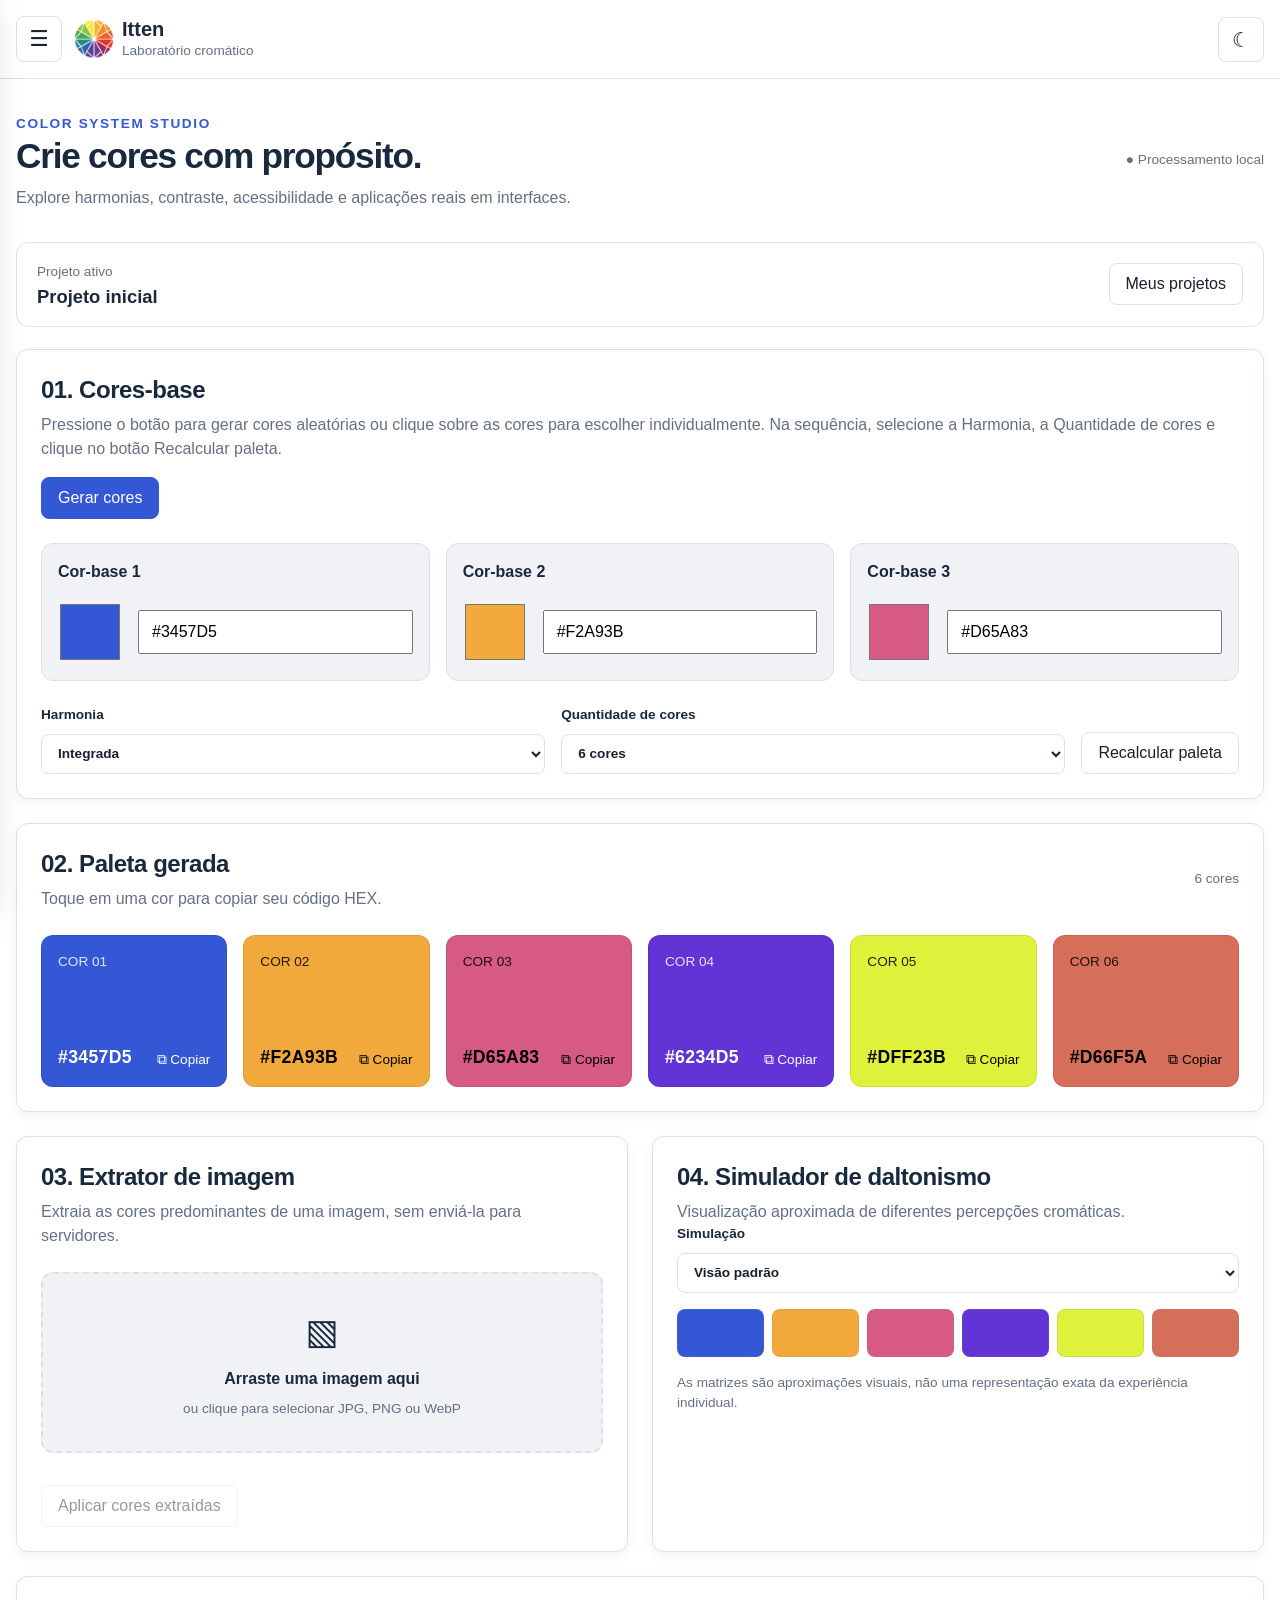
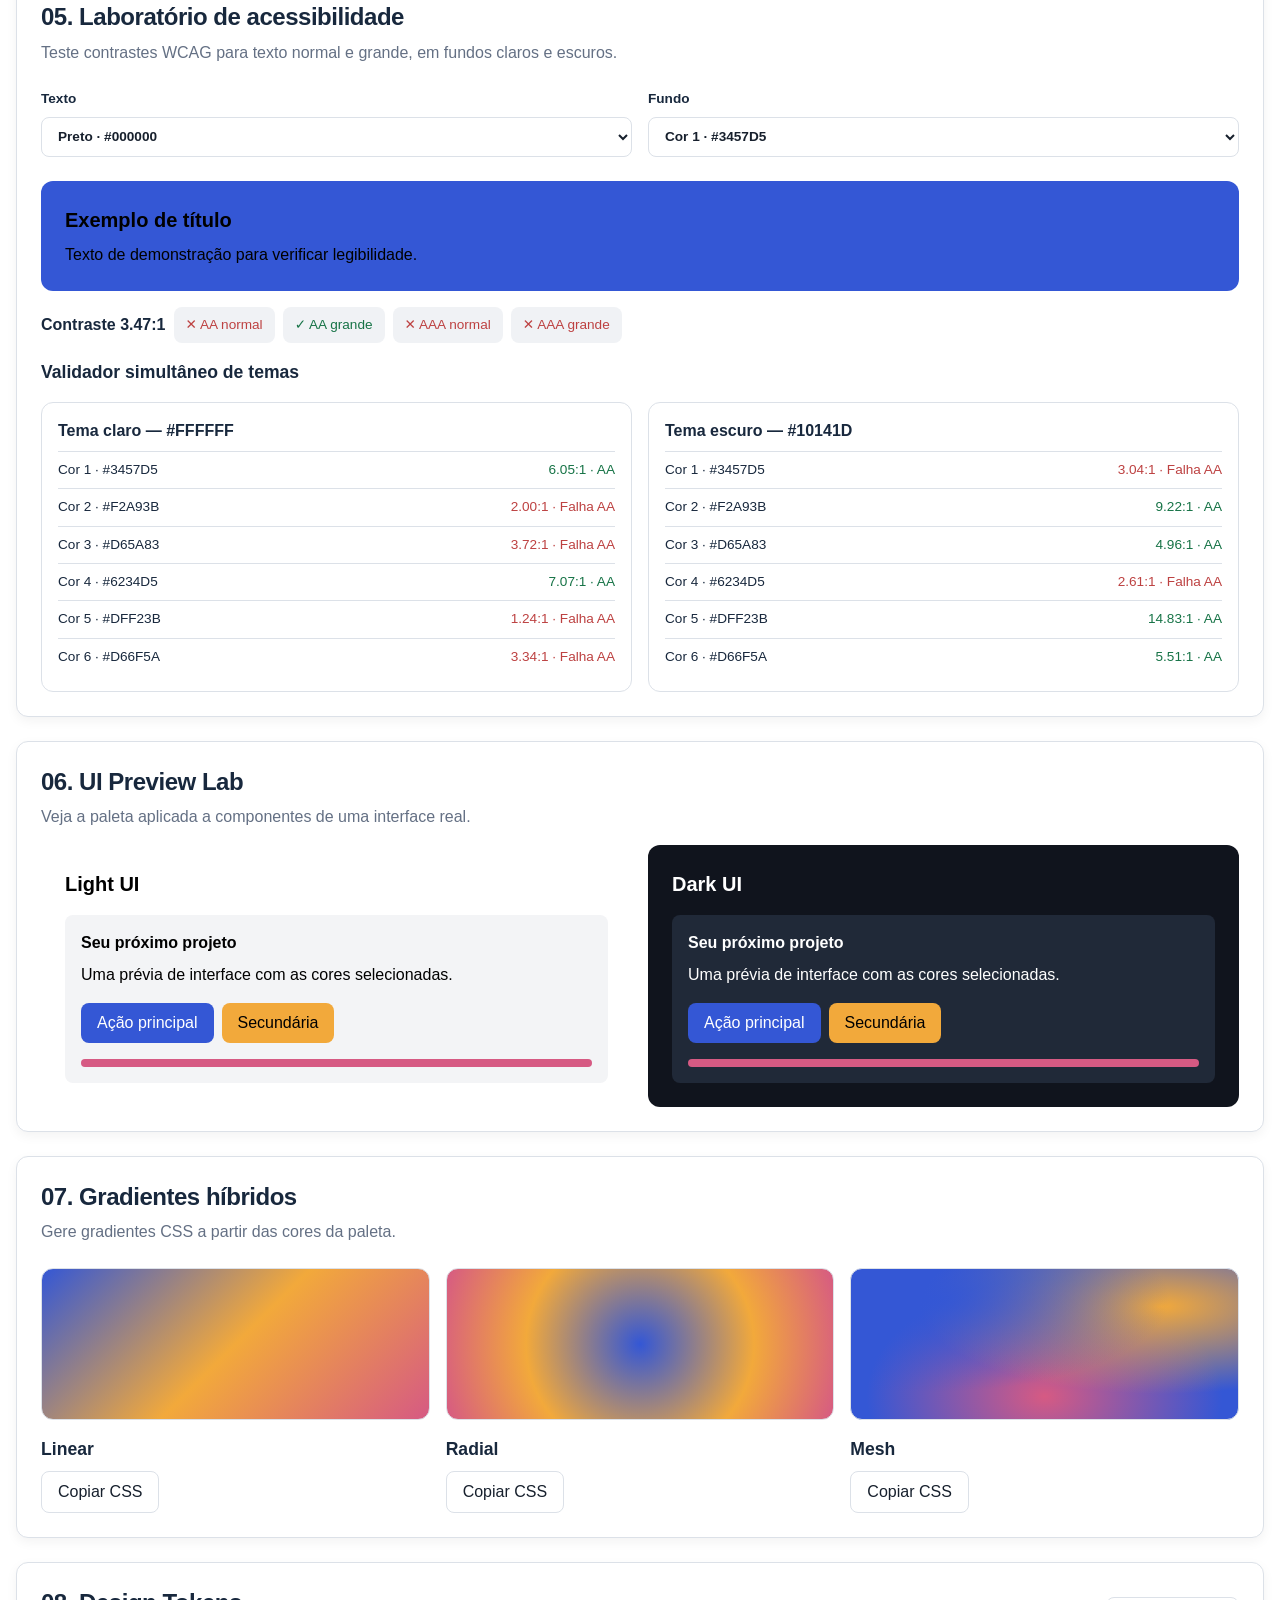
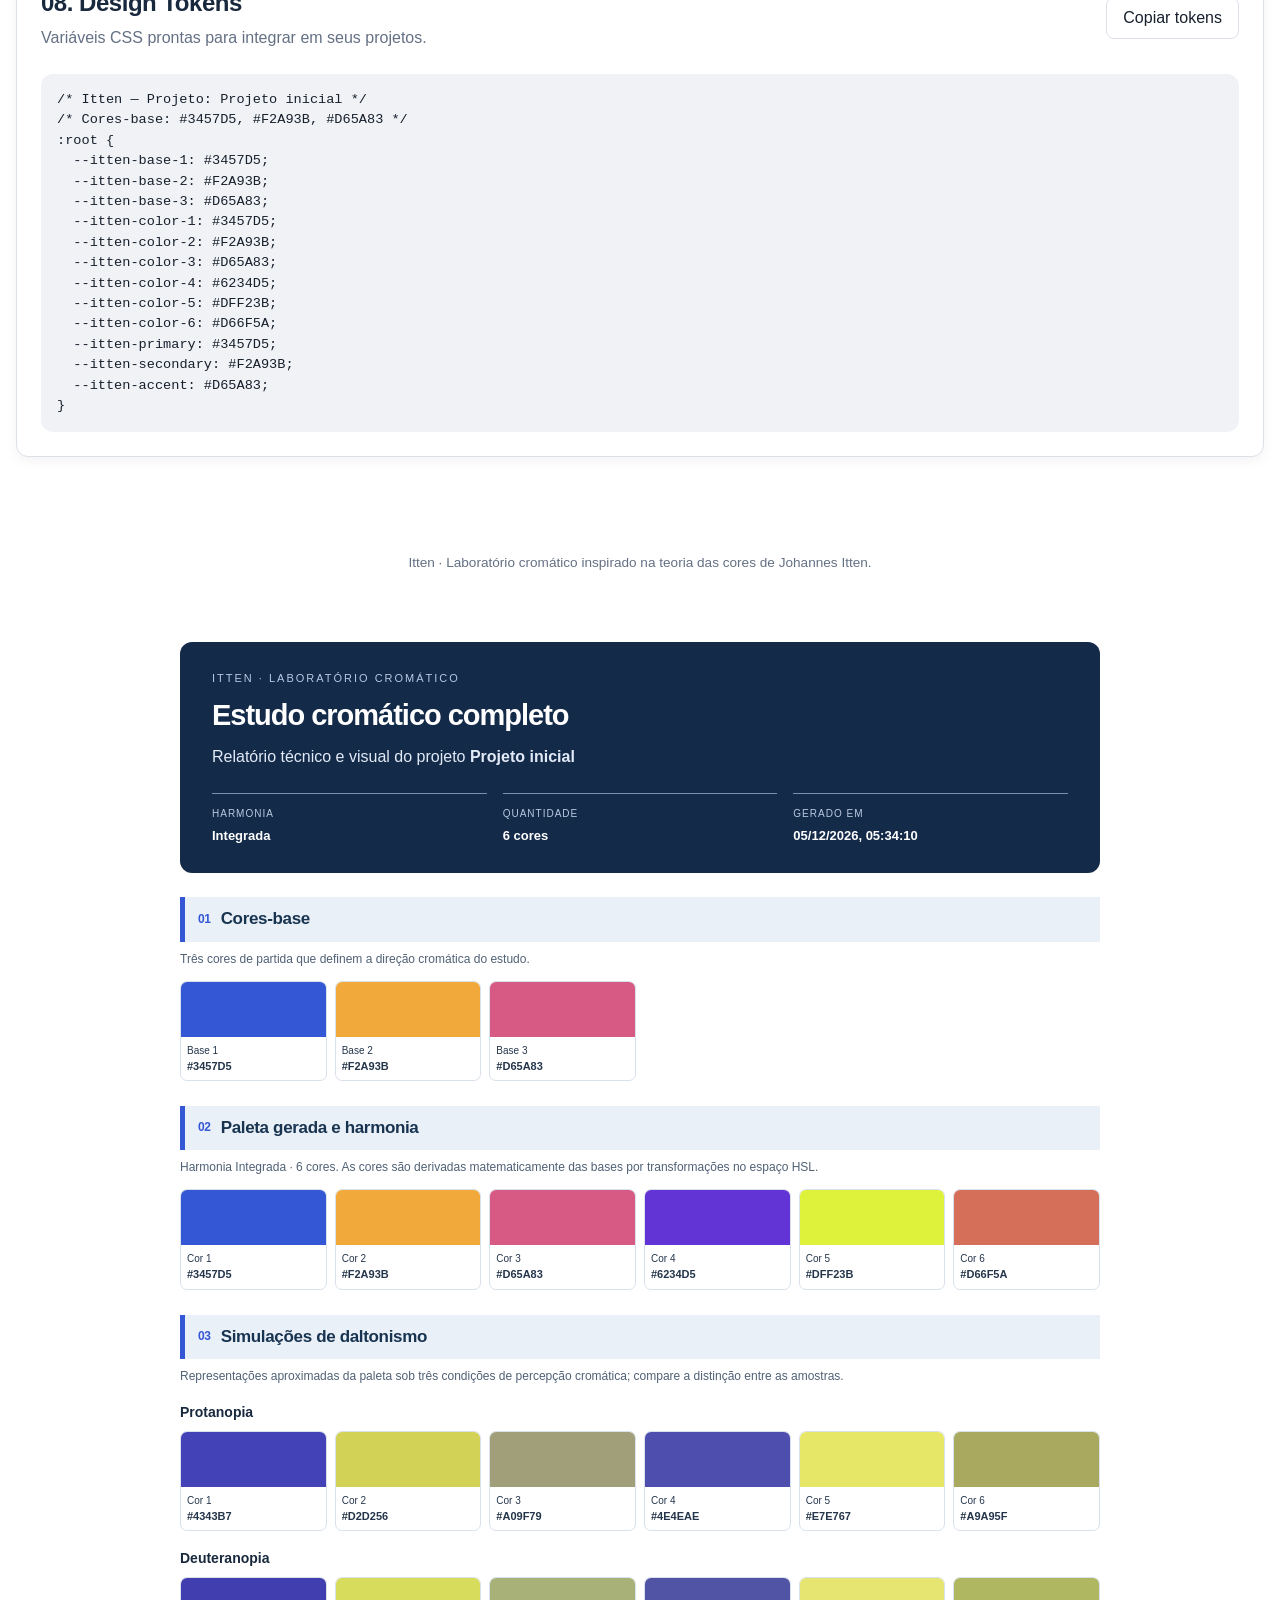
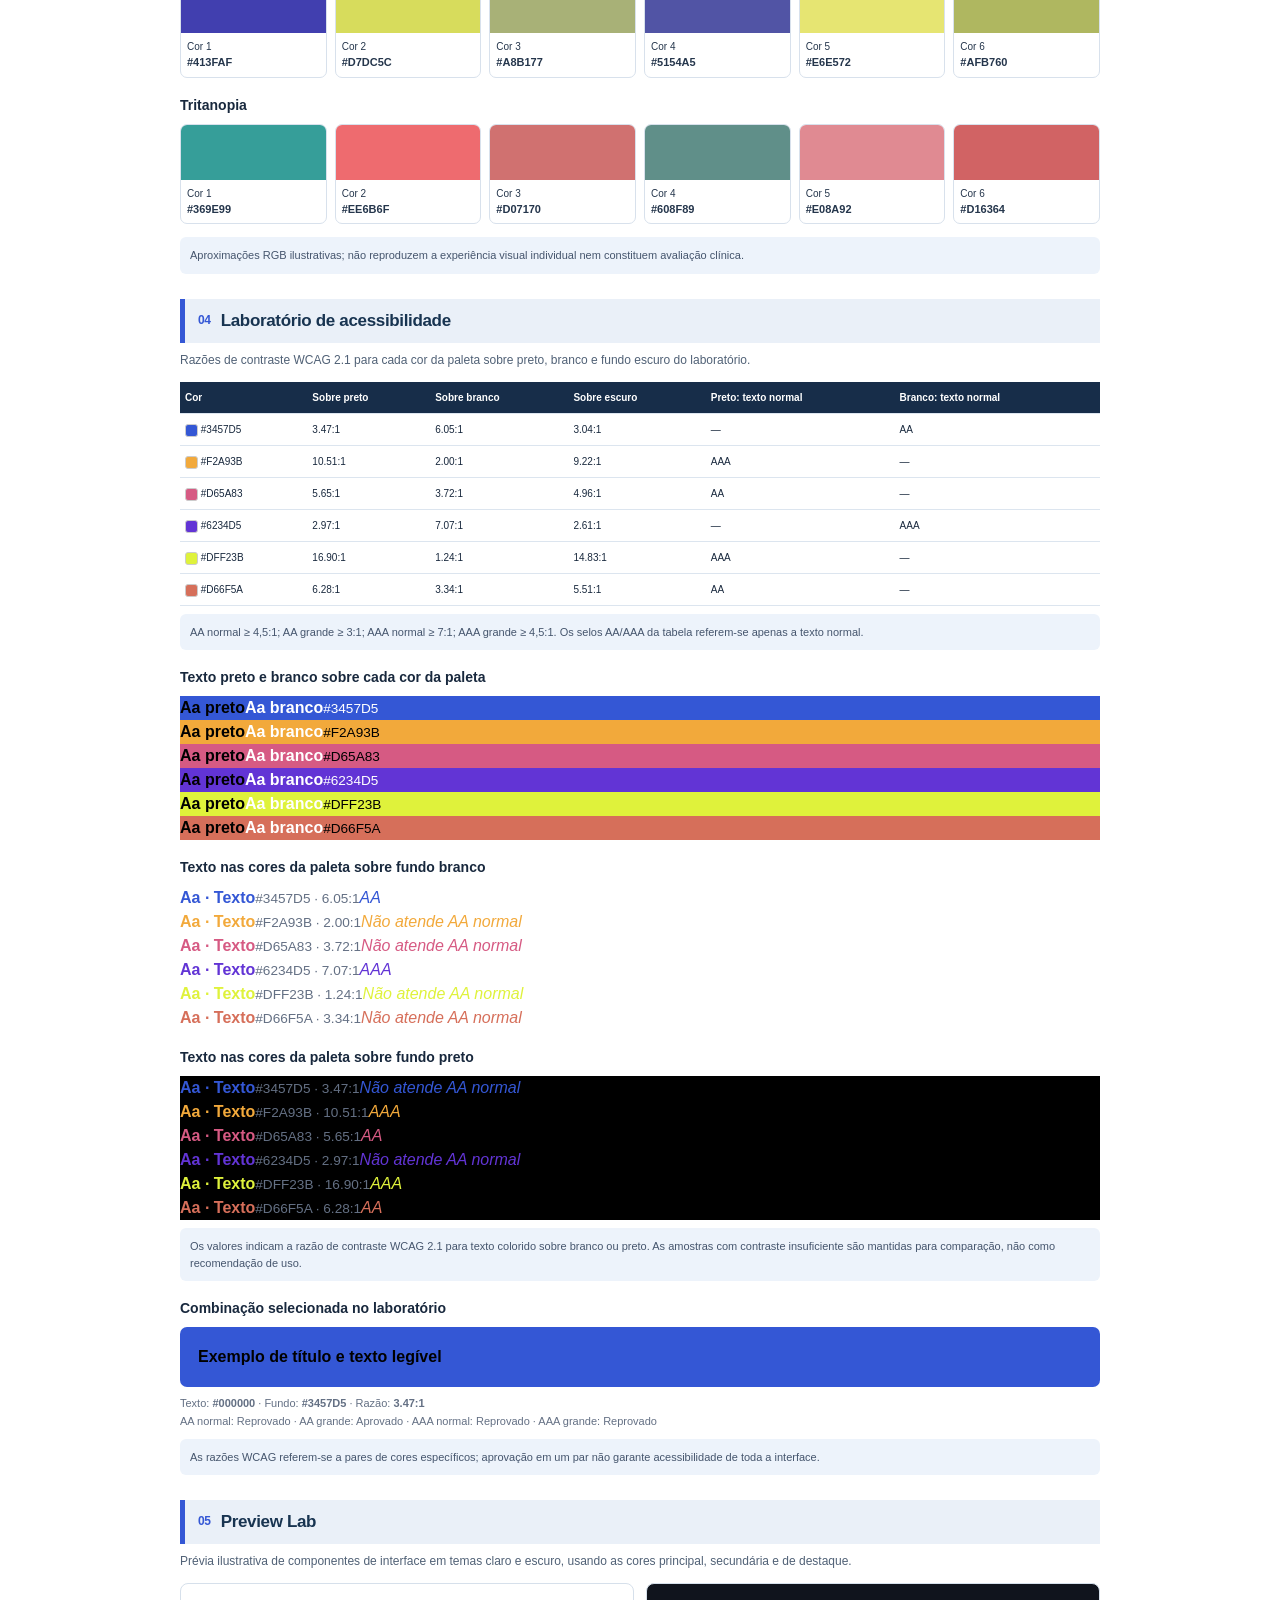
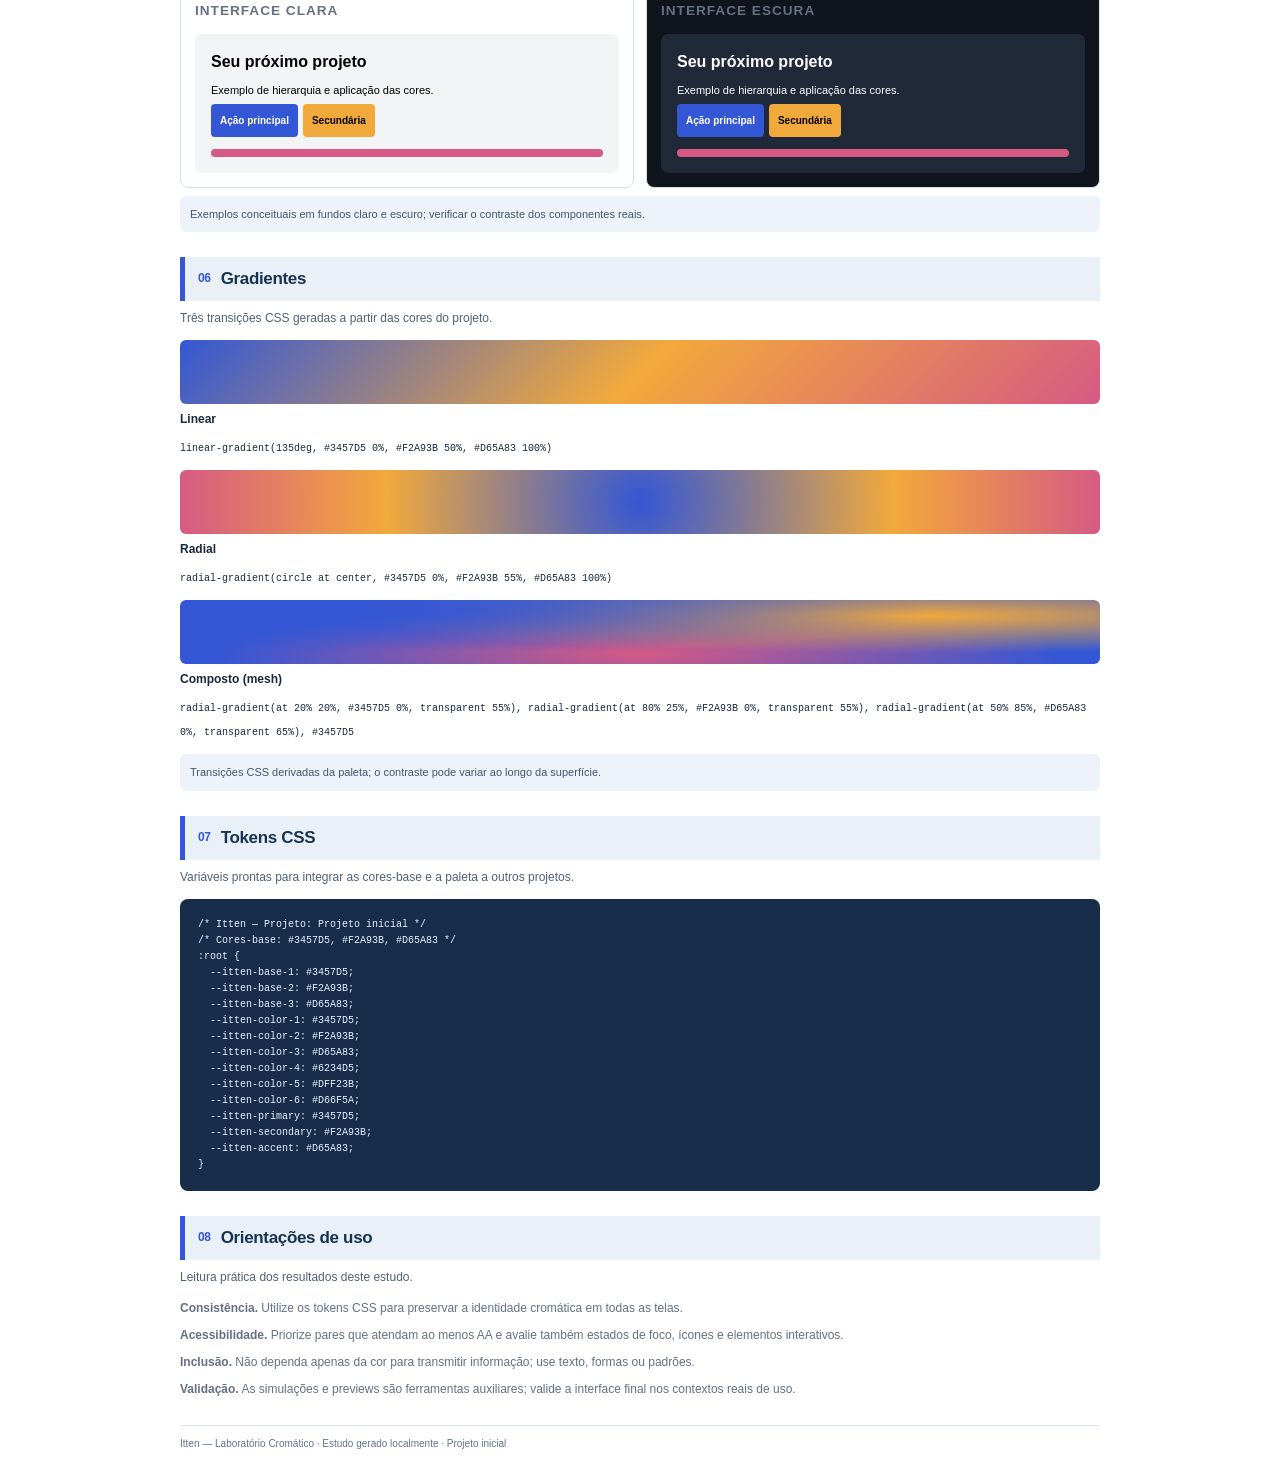
<file: index.html>
<!DOCTYPE html>
<html lang="pt-BR">
<head>
  <meta charset="UTF-8">
  <meta name="viewport" content="width=device-width, initial-scale=1">
  <meta name="theme-color" content="#f5f6f8">
  <meta name="description" content="Itten: laboratório cromático, harmonias, acessibilidade e design tokens.">
  <meta name="color-scheme" content="light dark">

  <!-- Identidade visual unificada -->
  <link rel="icon" type="image/png" sizes="192x192" href="./icon-192.png">
  <link rel="apple-touch-icon" href="./icon-192.png">

  <!-- Configuração PWA -->
  <link rel="manifest" href="./manifest.json">

  <!-- Splash apenas em PWA instalado no celular; executado antes da renderização. -->
  <script>
    (() => {
      const mobile = matchMedia('(max-width: 760px) and (pointer: coarse)').matches;
      const installed = matchMedia('(display-mode: standalone)').matches ||
        navigator.standalone === true;
      const reduced = matchMedia('(prefers-reduced-motion: reduce)').matches;
      if (mobile && installed && !reduced) {
        document.documentElement.classList.add('itten-splash-active');
      }
    })();
  </script>

  <!-- Estilos -->
  <link rel="stylesheet" href="./style.css">

  <title>Itten — Laboratório Cromático</title>

  <!-- Ajuste visual do logotipo -->
  <style>
    .brand-logo {
      display: block;
      width: 40px;
      height: 40px;
      object-fit: contain;
      flex-shrink: 0;
      border-radius: 8px;
    }
  </style>
</head>

<body>
  <!-- Abertura cinematográfica: somente no celular, em modo instalado. -->
  <div id="ittenSplash" class="itten-splash" aria-hidden="true">
    <div class="itten-splash-center">
      <div class="itten-splash-halo"></div>
      <img class="itten-splash-logo" src="./icon-192.png" alt="" width="128" height="128" fetchpriority="high">
      <div class="itten-splash-name">ITTEN</div>
      <div class="itten-splash-subtitle">LABORATÓRIO CROMÁTICO</div>
    </div>
  </div>

  <div id="menuBackdrop" class="menu-backdrop" hidden></div>
  <aside id="sideMenu" class="side-menu" aria-label="Menu de ações" aria-hidden="true" inert>
    <div class="side-head"><strong>Menu Itten</strong><button id="closeMenuBtn" type="button" aria-label="Fechar menu">✕</button></div>
    <button id="newBtn" type="button">＋ Novo projeto</button>
    <button id="printBtn" type="button">▣ Imprimir</button>
    <button id="importBtn" type="button">↑ Importar</button>
    <button id="exportBtn" type="button" aria-expanded="false" aria-controls="exportOptions">↓ Exportar <span aria-hidden="true">⌄</span></button>
    <div id="exportOptions" class="export-options" hidden>
      <button type="button" data-export="html">Estudo completo (HTML / PDF)</button>
      <button type="button" data-export="json">JSON completo</button>
      <button type="button" data-export="txt">TXT</button>
      <button type="button" data-export="jpeg">JPEG</button>
      <button type="button" data-export="css">CSS Tokens</button>
      <button type="button" data-export="tailwind">Tailwind JS</button>
    </div>
    <a href="https://github.com/magpe-stack/Itten/blob/main/README.md" target="_blank" rel="noopener noreferrer">? Ajuda</a>
    <a href="https://github.com/magpe-stack/Itten" target="_blank" rel="noopener noreferrer">◉ GitHub</a>
  </aside>

  <header class="topbar">

    <!-- Logotipo oficial -->
    <div class="brand">
      <img
        class="brand-logo"
        src="./icon-192.png"
        alt="Logotipo do Itten"
        width="40"
        height="40"
      >
      <div>
        <strong>Itten</strong>
        <small>Laboratório cromático</small>
      </div>
    </div>

    <button id="menuBtn" class="menu-toggle" type="button" aria-label="Abrir menu" aria-controls="sideMenu" aria-expanded="false">☰</button>
    <button id="themeBtn" class="theme-toggle" type="button" aria-label="Alternar tema" title="Alternar tema">☾</button>
  </header>

  <main class="container">

    <!-- Introdução -->
    <section class="intro">
      <div>
        <span class="eyebrow">COLOR SYSTEM STUDIO</span>
        <h1>Crie cores com propósito.</h1>
        <p>
          Explore harmonias, contraste, acessibilidade
          e aplicações reais em interfaces.
        </p>
      </div>

      <span class="status">● Processamento local</span>
    </section>

    <section class="project-strip" aria-label="Projeto ativo">
      <div><span class="muted">Projeto ativo</span><strong id="projectNameDisplay">Projeto inicial</strong></div>
      <button id="projectsBtn" type="button">Meus projetos</button>
    </section>

    <!-- 01. Cores-base -->
    <section class="panel">
      <div class="section-head">
        <div>
          <h2>01. Cores-base</h2>
          <p>
            Pressione o botão para gerar cores aleatórias ou clique sobre as cores para escolher individualmente. Na sequência, selecione a Harmonia, a Quantidade de cores e clique no botão Recalcular paleta.
          </p>
        </div>

        <button
          id="randomBtn"
          class="primary"
          type="button"
        >
          Gerar cores
        </button>
      </div>

      <div id="baseInputs" class="base-grid"></div>

      <div class="control-row">
        <label for="harmony">
          Harmonia
          <select id="harmony">
            <option value="integrated">Integrada</option>
            <option value="complementary">Complementar</option>
            <option value="analogous">Análoga</option>
            <option value="triadic">Triádica</option>
            <option value="split">Complementar dividida</option>
            <option value="tetradic">Tetrádica</option>
            <option value="monochromatic">Monocromática</option>
          </select>
        </label>

        <label for="count">
          Quantidade de cores
          <select id="count">
            <option value="5">5 cores</option>
            <option value="6" selected>6 cores</option>
            <option value="8">8 cores</option>
            <option value="10">10 cores</option>
            <option value="12">12 cores</option>
          </select>
        </label>

        <button id="regenerateBtn" type="button">
          Recalcular paleta
        </button>
      </div>
    </section>

    <!-- 02. Paleta -->
    <section class="panel">
      <div class="section-head">
        <div>
          <h2>02. Paleta gerada</h2>
          <p>
            Toque em uma cor para copiar seu código HEX.
          </p>
        </div>

        <span id="paletteCount" class="muted"></span>
      </div>

      <div id="palette" class="palette-grid"></div>
    </section>

    <!-- 03 e 04 -->
    <div class="two-col">

      <!-- Extrator de imagem -->
      <section class="panel">
        <h2>03. Extrator de imagem</h2>
        <p>
          Extraia as cores predominantes de uma imagem,
          sem enviá-la para servidores.
        </p>

        <div
          id="dropzone"
          class="dropzone"
          role="button"
          tabindex="0"
          aria-label="Selecionar imagem"
        >
          <span class="drop-icon">▧</span>
          <strong>Arraste uma imagem aqui</strong>
          <span>
            ou clique para selecionar JPG, PNG ou WebP
          </span>
        </div>

        <!-- Input separado da área de upload -->
        <input
          id="imageInput"
          type="file"
          accept="image/png,image/jpeg,image/webp"
          hidden
        >

        <div id="extracted" class="swatch-row"></div>

        <button
          id="applyExtracted"
          type="button"
          disabled
        >
          Aplicar cores extraídas
        </button>
      </section>

      <!-- Daltonismo -->
      <section class="panel">
        <h2>04. Simulador de daltonismo</h2>
        <p>
          Visualização aproximada de diferentes
          percepções cromáticas.
        </p>

        <label for="vision">
          Simulação
          <select id="vision">
            <option value="normal">Visão padrão</option>
            <option value="protanopia">Protanopia</option>
            <option value="deuteranopia">Deuteranopia</option>
            <option value="tritanopia">Tritanopia</option>
          </select>
        </label>

        <div
          id="visionPalette"
          class="swatch-row vision-row"
        ></div>

        <p class="note">
          As matrizes são aproximações visuais,
          não uma representação exata da experiência individual.
        </p>
      </section>
    </div>

    <!-- 05. Acessibilidade -->
    <section class="panel">
      <h2>05. Laboratório de acessibilidade</h2>
      <p>
        Teste contrastes WCAG para texto normal e grande,
        em fundos claros e escuros.
      </p>

      <div class="control-row">
        <label for="foreground">
          Texto
          <select id="foreground"></select>
        </label>

        <label for="backgroundColor">
          Fundo
          <select id="backgroundColor"></select>
        </label>
      </div>

      <div
        id="contrastResult"
        class="contrast-result"
        aria-live="polite"
      ></div>

      <h3>Validador simultâneo de temas</h3>

      <div id="dualContrast" class="dual-grid"></div>
    </section>

    <!-- 06. UI Preview -->
    <section class="panel">
      <h2>06. UI Preview Lab</h2>
      <p>
        Veja a paleta aplicada a componentes
        de uma interface real.
      </p>

      <div class="preview-grid">
        <div id="previewLight" class="ui-preview"></div>
        <div id="previewDark" class="ui-preview"></div>
      </div>
    </section>

    <!-- 07. Gradientes -->
    <section class="panel">
      <h2>07. Gradientes híbridos</h2>
      <p>
        Gere gradientes CSS a partir das cores da paleta.
      </p>

      <div class="gradient-grid">

        <article class="gradient-card">
          <div
            id="linearPreview"
            class="gradient-preview"
          ></div>
          <h3>Linear</h3>
          <button
            type="button"
            data-copy-gradient="linear"
          >
            Copiar CSS
          </button>
        </article>

        <article class="gradient-card">
          <div
            id="radialPreview"
            class="gradient-preview"
          ></div>
          <h3>Radial</h3>
          <button
            type="button"
            data-copy-gradient="radial"
          >
            Copiar CSS
          </button>
        </article>

        <article class="gradient-card">
          <div
            id="meshPreview"
            class="gradient-preview"
          ></div>
          <h3>Mesh</h3>
          <button
            type="button"
            data-copy-gradient="mesh"
          >
            Copiar CSS
          </button>
        </article>

      </div>
    </section>

    <!-- 08. Design Tokens -->
    <section class="panel">
      <div class="section-head">
        <div>
          <h2>08. Design Tokens</h2>
          <p>
            Variáveis CSS prontas para integrar
            em seus projetos.
          </p>
        </div>

        <button id="copyTokens" type="button">
          Copiar tokens
        </button>
      </div>

      <pre
        id="tokensPreview"
        class="code-preview"
      ></pre>
    </section>

  </main>

  <footer class="footer">
    Itten · Laboratório cromático inspirado na teoria
    das cores de Johannes Itten.
  </footer>

  <dialog id="nameDialog" class="project-dialog" aria-labelledby="nameDialogTitle">
    <form id="nameForm" method="dialog">
      <h2 id="nameDialogTitle">Novo projeto</h2>
      <label for="projectNameInput">Nome do projeto</label>
      <input id="projectNameInput" type="text" maxlength="80" required autocomplete="off" placeholder="Ex.: Identidade visual">
      <p id="nameError" class="form-error" role="alert"></p>
      <div class="dialog-actions"><button id="cancelNameBtn" type="button">Cancelar</button><button class="primary" type="submit">Salvar</button></div>
    </form>
  </dialog>
  <dialog id="projectsDialog" class="project-dialog" aria-labelledby="projectsTitle">
    <div class="dialog-heading"><h2 id="projectsTitle">Meus projetos</h2><button id="closeProjectsBtn" type="button" aria-label="Fechar">✕</button></div>
    <div id="projectsList" class="projects-list"></div>
    <p class="note">Projetos salvos neste navegador. Exporte JSON para manter uma cópia de segurança.</p>
  </dialog>

  <section id="printReport" class="print-report" aria-label="Relatório para impressão">
    <h1>Itten — Laboratório Cromático</h1>
    <h2 id="printProjectName"></h2>
    <p id="printMetadata"></p>
    <h3>Cores-base</h3><div id="printBases" class="print-colors"></div>
    <h3>Paleta gerada</h3><div id="printPalette" class="print-colors"></div>
  </section>

  <!-- Importação de projetos JSON -->
  <input
    id="jsonInput"
    type="file"
    accept=".json,application/json"
    hidden
  >

  <!-- Notificações -->
  <div
    id="toast"
    class="toast"
    role="status"
    aria-live="polite"
  ></div>

  <!-- Lógica principal -->
  <script src="./app.js" defer></script>

</body>
</html>
</file>
<file: style.css>
:root {
  color-scheme: light;
  font-family: Inter, ui-sans-serif, system-ui, -apple-system, BlinkMacSystemFont, "Segoe UI", sans-serif;
  font-size: 16px;
  --bg: #f5f6f8;
  --surface: #ffffff;
  --surface-2: #f0f2f5;
  --text: #17202d;
  --muted: #647084;
  --border: #dce1e8;
  --accent: #3457d5;
  --accent-text: #ffffff;
  --shadow: 0 4px 12px rgba(0,0,0,.05);
  --radius: 12px;
}

body.dark {
  color-scheme: dark;
  --bg: #10141d;
  --surface: #1a202c;
  --surface-2: #252d3a;
  --text: #edf2fa;
  --muted: #aab6c8;
  --border: #394455;
  --accent: #8ba6ff;
  --accent-text: #10141d;
  --shadow: 0 4px 12px rgba(0,0,0,.15);
}

* { box-sizing: border-box; }
html { min-width: 320px; }
body {
  margin: 0;
  background: var(--bg);
  color: var(--text);
  line-height: 1.5;
  transition: background .2s ease, color .2s ease;
}
button, input, select { font: inherit; }
button, a, select, input { -webkit-tap-highlight-color: transparent; }
button, select, .icon-link {
  min-height: 40px;
  border: 1px solid var(--border);
  border-radius: 8px;
  background: var(--surface);
  color: var(--text);
}
button {
  padding: 8px 16px;
  cursor: pointer;
  transition: background .2s ease, transform .2s ease;
}
button:hover { background: var(--surface-2); }
button:active { transform: scale(.98); }
button:disabled { opacity: .45; cursor: not-allowed; }
button:focus-visible, a:focus-visible, input:focus-visible, select:focus-visible, .dropzone:focus-visible {
  outline: 3px solid var(--accent);
  outline-offset: 2px;
}
.primary {
  background: var(--accent);
  color: var(--accent-text);
  border-color: var(--accent);
}
.primary:hover { filter: brightness(.95); background: var(--accent); }
a { color: inherit; }
h1, h2, h3, p { margin: 0; }
h1 { font-size: clamp(1.5rem, 3vw, 2.2rem); line-height: 1.2; letter-spacing: -.035em; }
h2 { font-size: clamp(1.25rem, 2vw, 1.5rem); line-height: 1.3; letter-spacing: -.02em; }
h3 { font-size: 1.1rem; margin-top: 16px; }
p { color: var(--muted); margin-top: 8px; }
small, .note, .muted { font-size: .85rem; color: var(--muted); }
label { display: grid; gap: 8px; font-size: .85rem; font-weight: 600; }
select, input[type="text"] {
  width: 100%;
  padding: 8px 12px;
  outline-offset: 2px;
}
.topbar {
  display: flex;
  justify-content: space-between;
  align-items: center;
  flex-wrap: wrap;
  gap: 16px;
  padding: 16px max(16px, calc((100vw - 1440px)/2));
  background: var(--surface);
  border-bottom: 1px solid var(--border);
}
.brand { display: flex; align-items: center; gap: 8px; }
.brand-icon { font-size: 2.2rem; color: var(--accent); line-height: 1; }
.brand strong { display: block; font-size: 1.25rem; line-height: 1.2; }
.brand small { display: block; }
.toolbar { display: flex; flex-wrap: wrap; align-items: center; gap: 8px; }
.toolbar button { padding: 8px 12px; }
.icon-link {
  width: 40px;
  display: inline-flex;
  justify-content: center;
  align-items: center;
  text-decoration: none;
  font-weight: 700;
}
.export-menu { position: relative; }
.export-options {
  position: absolute;
  top: calc(100% + 8px);
  right: 0;
  width: 176px;
  padding: 8px;
  background: var(--surface);
  border: 1px solid var(--border);
  border-radius: 12px;
  box-shadow: var(--shadow);
  z-index: 20;
}
.export-options[hidden] { display: none; }
.export-options button { display: block; width: 100%; text-align: left; border: 0; }
.container { width: min(100% - 32px, 1440px); margin: 0 auto; padding: 32px 0 48px; }
.intro { display: flex; justify-content: space-between; align-items: center; flex-wrap: wrap; gap: 16px; margin-bottom: 32px; }
.eyebrow { font-size: .85rem; font-weight: 700; letter-spacing: .12em; color: var(--accent); }
.status { font-size: .85rem; color: var(--muted); }
.panel {
  background: var(--surface);
  border: 1px solid var(--border);
  border-radius: var(--radius);
  padding: 24px;
  box-shadow: var(--shadow);
  margin-bottom: 24px;
  min-width: 0;
}
.section-head { display: flex; align-items: center; justify-content: space-between; flex-wrap: wrap; gap: 16px; margin-bottom: 24px; }
.section-head p { margin-top: 8px; }
.base-grid { display: grid; grid-template-columns: repeat(3,minmax(0,1fr)); gap: 16px; }
.base-card {
  padding: 16px;
  background: var(--surface-2);
  border: 1px solid var(--border);
  border-radius: 12px;
  min-width: 0;
}
.base-card strong { display: block; margin-bottom: 16px; }
.base-edit { display: flex; align-items: center; gap: 16px; }
.base-edit input[type="color"] {
  width: 64px; height: 64px; padding: 0;
  border: 0; background: transparent; cursor: pointer; flex: none;
}
.base-edit input[type="text"] { min-width: 0; }
.control-row { display: flex; flex-wrap: wrap; align-items: end; gap: 16px; margin-top: 24px; }
.control-row label { flex: 1 1 176px; }
.palette-grid { display: grid; grid-template-columns: repeat(3,minmax(0,1fr)); gap: 16px; }
.color-card {
  position: relative;
  display: flex;
  flex-direction: column;
  justify-content: space-between;
  align-items: flex-start;
  min-height: 152px;
  padding: 16px;
  border-radius: 12px;
  border: 1px solid rgba(0,0,0,.08);
  cursor: pointer;
  transition: transform .2s ease;
}
.color-card:hover { transform: translateY(-2px); }
.color-card .hex { font-size: 1.1rem; font-weight: 700; letter-spacing: .02em; }
.color-card .color-index { font-size: .85rem; opacity: .85; }
.color-card .copy-icon { position: absolute; right: 16px; bottom: 16px; font-size: .85rem; }
.two-col { display: grid; grid-template-columns: repeat(2,minmax(0,1fr)); gap: 24px; }
.dropzone {
  margin: 24px 0 16px;
  padding: 32px 16px;
  display: flex;
  flex-direction: column;
  align-items: center;
  gap: 8px;
  text-align: center;
  border: 2px dashed var(--border);
  border-radius: 12px;
  cursor: pointer;
  background: var(--surface-2);
}
.dropzone.dragging { border-color: var(--accent); }
.drop-icon { font-size: 2.2rem; }
.dropzone span:not(.drop-icon) { font-size: .85rem; color: var(--muted); }
.swatch-row { display: flex; gap: 8px; flex-wrap: wrap; margin: 16px 0; }
.swatch {
  width: 48px; height: 48px;
  border-radius: 8px;
  border: 1px solid rgba(128,128,128,.2);
  flex: 0 0 auto;
}
.vision-row .swatch { flex: 1 1 48px; }
.contrast-result { margin-top: 24px; }
.contrast-sample { padding: 24px; border-radius: 12px; margin-bottom: 16px; }
.contrast-metrics { display: flex; flex-wrap: wrap; gap: 8px; align-items: center; }
.metric {
  padding: 8px 12px;
  background: var(--surface-2);
  border-radius: 8px;
  font-size: .85rem;
}
.pass { color: #167346; }
.fail { color: #bd4141; }
body.dark .pass { color: #80e4b1; }
body.dark .fail { color: #ff9999; }
.dual-grid, .preview-grid { display: grid; grid-template-columns: repeat(2,minmax(0,1fr)); gap: 16px; margin-top: 16px; }
.dual-card { padding: 16px; border: 1px solid var(--border); border-radius: 12px; }
.dual-card strong { display: block; margin-bottom: 8px; }
.dual-row { display: flex; justify-content: space-between; gap: 8px; padding: 8px 0; border-top: 1px solid var(--border); font-size: .85rem; }
.ui-preview { padding: 24px; border-radius: 12px; min-width: 0; }
.ui-preview .preview-title { font-size: 1.25rem; font-weight: 700; }
.ui-preview .preview-box { margin-top: 16px; padding: 16px; border-radius: 8px; }
.ui-preview .preview-actions { display: flex; flex-wrap: wrap; gap: 8px; margin-top: 16px; }
.ui-preview button { border: 0; }
.gradient-grid { display: grid; grid-template-columns: repeat(3,minmax(0,1fr)); gap: 16px; margin-top: 24px; }
.gradient-card { min-width: 0; }
.gradient-card h3 { margin: 16px 0 8px; }
.gradient-preview { height: 152px; border-radius: 12px; border: 1px solid var(--border); }
.code-preview {
  margin: 24px 0 0;
  padding: 16px;
  border-radius: 12px;
  background: var(--surface-2);
  color: var(--text);
  overflow-x: auto;
  white-space: pre-wrap;
  overflow-wrap: anywhere;
  font-size: .85rem;
}
.footer { padding: 24px 16px 48px; text-align: center; color: var(--muted); font-size: .85rem; }
.toast {
  position: fixed; bottom: 24px; left: 50%;
  transform: translateX(-50%) translateY(16px);
  padding: 12px 24px;
  background: #17202d; color: #fff;
  border-radius: 8px; box-shadow: var(--shadow);
  opacity: 0; pointer-events: none; z-index: 50;
  transition: opacity .2s ease, transform .2s ease;
  max-width: calc(100vw - 32px);
  text-align: center;
}
.toast.show { opacity: 1; transform: translateX(-50%) translateY(0); }

@media (min-width: 1100px) {
  .palette-grid { grid-template-columns: repeat(6,minmax(0,1fr)); }
}
@media (max-width: 760px) {
  .base-grid, .two-col, .dual-grid, .preview-grid { grid-template-columns: 1fr; }
  .palette-grid { grid-template-columns: repeat(2,minmax(0,1fr)); }
  .gradient-grid { grid-template-columns: 1fr; }
  .topbar { align-items: flex-start; }
  .toolbar { width: 100%; }
}
@media (max-width: 420px) {
  .container { width: calc(100% - 32px); padding-top: 24px; }
  .panel { padding: 16px; }
  .palette-grid { grid-template-columns: 1fr; }
  .color-card { min-height: 112px; }
  .toolbar button { padding: 8px; font-size: .85rem; }
  .base-edit input[type="color"] { width: 48px; height: 48px; }
}
@media (prefers-reduced-motion: reduce) {
  *, *::before, *::after { transition: none !important; scroll-behavior: auto !important; }
}
@media print {
  :root { color-scheme: light; }
  body { background: #fff !important; color: #111 !important; print-color-adjust: exact; -webkit-print-color-adjust: exact; }
  .topbar, .toolbar, .intro .status, .control-row, .two-col,
  .contrast-result, .dual-grid, .preview-grid, .gradient-grid,
  .code-preview, .footer, .toast, #copyTokens, #paletteCount,
  .base-grid, .section-head button { display: none !important; }
  .container { width: 100%; padding: 0; }
  .panel { border: 0; box-shadow: none; break-inside: avoid; padding: 8px 0; margin: 0; }
.panel:not(:has(#palette)) { display: none !important; }
  .intro { margin: 0 0 24px; }
  .palette-grid { display: grid; grid-template-columns: repeat(3,1fr); gap: 16px; }
  .color-card { min-height: 152px; break-inside: avoid; }
  .copy-icon { display: none; }
}


/* ITTEN — abertura cinematográfica para PWA instalado em celulares */
.itten-splash { display: none; }
html.itten-splash-active .itten-splash {
  display: grid;
  place-items: center;
  position: fixed;
  inset: 0;
  z-index: 2147483647;
  overflow: hidden;
  background: #050509;
  color: #fff;
  pointer-events: auto;
  animation: itten-splash-exit 3000ms ease-in-out both;
}
.itten-splash-center {
  position: relative;
  display: flex;
  flex-direction: column;
  align-items: center;
  justify-content: center;
  isolation: isolate;
  transform: translateY(-2vh);
}
.itten-splash-halo {
  position: absolute;
  z-index: -1;
  width: 270px;
  height: 270px;
  border-radius: 50%;
  background: conic-gradient(from 30deg, #3457d5, #ae64b6, #d65a83, #f2a93b, #4bbca0, #3457d5);
  filter: blur(62px);
  opacity: 0;
  animation: itten-halo 3000ms ease-in-out both;
}
.itten-splash-logo {
  display: block;
  width: 128px;
  height: 128px;
  object-fit: contain;
  border-radius: 24px;
  opacity: 0;
  animation: itten-logo 3000ms cubic-bezier(.2,.7,.2,1) both;
}
.itten-splash-name {
  margin-top: 28px;
  font: 700 2.1rem/1.1 Inter, ui-sans-serif, system-ui, sans-serif;
  letter-spacing: .38em;
  padding-left: .38em;
  opacity: 0;
  animation: itten-wordmark 3000ms ease-out both;
}
.itten-splash-subtitle {
  margin-top: 11px;
  font: 500 .63rem/1.3 Inter, ui-sans-serif, system-ui, sans-serif;
  letter-spacing: .23em;
  padding-left: .23em;
  color: #c8c9d3;
  opacity: 0;
  animation: itten-wordmark 3000ms ease-out both;
}
@keyframes itten-logo {
  0%, 8% { opacity: 0; transform: scale(.78); filter: brightness(.65); }
  22% { opacity: 1; }
  65% { opacity: 1; transform: scale(1.06); filter: brightness(1.13); }
  78% { opacity: 1; transform: scale(1.04); }
  100% { opacity: 1; transform: scale(1.04); }
}
@keyframes itten-halo {
  0%, 12% { opacity: 0; transform: scale(.65) rotate(-30deg); }
  45% { opacity: .48; }
  70% { opacity: .55; transform: scale(1.1) rotate(22deg); }
  100% { opacity: .2; transform: scale(1.2) rotate(35deg); }
}
@keyframes itten-wordmark {
  0%, 22% { opacity: 0; transform: translateY(14px); }
  48%, 100% { opacity: 1; transform: translateY(0); }
}
@keyframes itten-splash-exit {
  0%, 70% { opacity: 1; visibility: visible; }
  100% { opacity: 0; visibility: hidden; }
}
@media (prefers-reduced-motion: reduce) {
  .itten-splash, .itten-splash * { animation: none !important; }
  html.itten-splash-active .itten-splash { display: none !important; }
}
@media print {
  .itten-splash { display: none !important; }
}

/* ITTEN v4 — menu lateral, projetos e impressão */
.topbar{flex-wrap:nowrap;justify-content:flex-start;gap:12px;position:relative;z-index:2}
.topbar .brand{order:1;min-width:0}.topbar .menu-toggle{order:0;flex:none;font-size:1.35rem;width:46px;padding:6px}
.topbar .theme-toggle{order:2;margin-left:auto;width:46px;flex:none;font-size:1.3rem;padding:6px}
.menu-backdrop{position:fixed;inset:0;background:rgba(0,0,0,.5);z-index:99}
.menu-backdrop[hidden]{display:none}
.side-menu{position:fixed;top:0;bottom:0;left:0;width:min(330px,88vw);z-index:100;background:var(--surface);border-right:1px solid var(--border);padding:20px;overflow-y:auto;transform:translateX(-105%);transition:transform .22s ease;box-shadow:0 12px 36px #0004;display:flex;flex-direction:column;gap:9px}
.side-menu.open{transform:translateX(0)}.side-head{display:flex;align-items:center;justify-content:space-between;margin-bottom:16px}
.side-menu>button:not(#closeMenuBtn),.side-menu>a{display:flex;align-items:center;justify-content:space-between;min-height:48px;width:100%;padding:10px 14px;border:1px solid var(--border);border-radius:10px;background:var(--surface-2);color:var(--text);text-decoration:none;font-weight:600;text-align:left}
.side-menu>button:hover,.side-menu>a:hover{background:var(--surface)}
.side-menu .export-options{position:static;width:100%;box-shadow:none;padding:5px 8px;margin:0;border-radius:10px}
.side-menu .export-options button{width:100%;text-align:left;display:block;border:0}
.project-strip{display:flex;justify-content:space-between;align-items:center;gap:12px;padding:16px 20px;margin-bottom:22px;border:1px solid var(--border);border-radius:var(--radius);background:var(--surface)}
.project-strip strong{display:block;font-size:1.15rem;overflow-wrap:anywhere}
.project-dialog{width:min(520px,calc(100vw - 24px));max-height:85vh;overflow:auto;background:var(--surface);color:var(--text);border:1px solid var(--border);border-radius:16px;padding:24px;box-shadow:0 18px 65px #0005}
.project-dialog::backdrop{background:#0009}.project-dialog input{width:100%;min-height:46px;padding:10px;margin-top:8px;background:var(--surface-2);border:1px solid var(--border);border-radius:8px;color:var(--text)}
.project-dialog label{margin-top:16px}.dialog-actions,.dialog-heading{display:flex;align-items:center;justify-content:space-between;gap:12px;margin-top:16px}.dialog-actions{justify-content:flex-end}
.form-error{color:#d44;min-height:1.3em}.projects-list{display:grid;gap:10px;margin:20px 0}.project-entry{border:1px solid var(--border);border-radius:10px;padding:12px;display:grid;gap:10px}.project-entry strong{overflow-wrap:anywhere}.project-entry small{display:block}.project-entry .project-actions{display:flex;gap:6px;flex-wrap:wrap}.project-actions button{padding:6px 10px;min-height:34px;font-size:.85rem}
.print-report{display:none}.print-colors{display:grid;grid-template-columns:repeat(3,1fr);gap:12px}.print-swatch{border:1px solid #ccc;border-radius:8px;overflow:hidden;break-inside:avoid}.print-swatch-color{height:90px}.print-swatch-label{padding:8px;color:#111;font-weight:700}
@media(max-width:420px){.topbar{gap:8px}.brand strong{font-size:1.05rem}.brand small{font-size:.7rem}.brand-logo{width:36px!important;height:36px!important}.project-strip{padding:12px}}
@media print{
  .topbar,.menu-backdrop,.side-menu,.container,.footer,.toast,.itten-splash,.project-dialog{display:none!important}
  body{background:#fff!important;color:#111!important}
  .print-report{display:block!important;padding:12mm 8mm;color:#111!important}
  .print-report h1{font-size:24pt;margin:0 0 12px}.print-report h2{font-size:17pt;margin:0 0 8px}.print-report h3{margin:24px 0 12px}.print-report p{color:#333!important}
  .print-swatch-color{print-color-adjust:exact;-webkit-print-color-adjust:exact}
}

/* ITTEN v5 — estilos do relatório, invisível na interface normal */
@page{size:A4;margin:14mm 12mm}*{box-sizing:border-box}body{font-family:Arial,system-ui,sans-serif;background:#fff;color:#18283d;margin:0}.print-report{display:block!important;max-width:960px;margin:auto;padding:20px}.r-cover{background:#142a49;color:#fff;padding:28px 32px;border-radius:12px;margin-bottom:24px}.r-kicker{font-size:11px;letter-spacing:2px;color:#b6c8e6}.r-cover h1{font-size:29px;margin:12px 0}.r-cover p{color:#e2eaf7!important}.r-meta{display:flex;gap:16px;margin-top:24px}.r-meta>div{flex:1;border-top:1px solid #7990af;padding-top:12px}.r-meta small{display:block;color:#b8c8e0;font-size:10px;letter-spacing:1px}.r-meta b{display:block;font-size:13px;margin-top:5px}.r-section{margin:0 0 25px;break-inside:auto;page-break-inside:auto}.r-section h2{display:flex;align-items:center;gap:10px;background:#eaf0f8;color:#183451;padding:11px 13px;font-size:17px;border-left:5px solid #3457d5;break-after:avoid}.r-section h2 span{font-size:12px;color:#3457d5}.r-section h3{font-size:14px;margin:17px 0 8px;break-after:avoid}.r-description{font-size:12px;line-height:1.5;color:#506176!important;margin:8px 0 13px}.r-swatches{display:grid;grid-template-columns:repeat(6,minmax(0,1fr));gap:8px;margin:8px 0 13px}.r-swatch{border:1px solid #d8e1ec;border-radius:7px;overflow:hidden;break-inside:avoid}.r-color{height:55px;print-color-adjust:exact;-webkit-print-color-adjust:exact}.r-swatch-label{padding:6px;font-size:10px;line-height:1.5;color:#25364c}.r-swatch-label b{font-size:11px}.r-note{font-size:11px!important;background:#edf3fb;color:#45556d!important;padding:10px;border-radius:6px;line-height:1.5}.r-table-wrap{overflow:visible}table{width:100%;border-collapse:collapse;font-size:10px}th{background:#172d49;color:#fff;text-align:left}th,td{padding:8px 5px;border-bottom:1px solid #dce5ef}tr{break-inside:avoid}td{white-space:nowrap}.r-dot{display:inline-block;width:13px;height:13px;border-radius:3px;vertical-align:middle;border:1px solid #ccc;print-color-adjust:exact;-webkit-print-color-adjust:exact}.r-selected>div{padding:18px;border-radius:7px;font-weight:bold;print-color-adjust:exact;-webkit-print-color-adjust:exact}.r-selected p{font-size:11px;line-height:1.6}.r-previews{display:grid;grid-template-columns:1fr 1fr;gap:12px}.r-preview{border:1px solid #d6e0eb;padding:14px;border-radius:8px;print-color-adjust:exact;-webkit-print-color-adjust:exact}.r-preview small{font-weight:bold;letter-spacing:1px}.r-preview-inner{margin-top:12px;padding:16px;border-radius:7px;print-color-adjust:exact;-webkit-print-color-adjust:exact}.r-preview-inner p{font-size:11px;color:inherit!important}.r-preview-button{display:inline-block;font-size:10px;font-weight:bold;border-radius:4px;padding:9px;margin:5px 5px 0 0;print-color-adjust:exact;-webkit-print-color-adjust:exact}.r-accent{height:8px;border-radius:4px;margin-top:12px;print-color-adjust:exact;-webkit-print-color-adjust:exact}.r-gradient{margin:12px 0;break-inside:avoid}.r-gradient>div{height:64px;border-radius:6px;print-color-adjust:exact;-webkit-print-color-adjust:exact}.r-gradient strong{display:block;margin:6px 0;font-size:12px}.r-gradient code{font-size:10px;overflow-wrap:anywhere;line-height:1.6}.r-section pre{background:#172d49;color:#e8f3ff;padding:18px;border-radius:8px;font-size:10px;line-height:1.6;white-space:pre-wrap;overflow-wrap:anywhere;print-color-adjust:exact;-webkit-print-color-adjust:exact}.r-guidance{font-size:12px;line-height:1.6}.r-footer{border-top:1px solid #dce5ef;margin-top:25px;padding-top:10px;color:#62738a;font-size:10px}@media print{html,body{background:#fff!important}.print-report{display:block!important;max-width:none;padding:0!important;margin:0!important}.r-cover{break-inside:avoid}.r-section h2{print-color-adjust:exact;-webkit-print-color-adjust:exact}.r-swatches{grid-template-columns:repeat(6,minmax(0,1fr))}}@media(max-width:620px) and (not print){.r-swatches{grid-template-columns:repeat(3,1fr)}.r-meta{display:block}.r-previews{grid-template-columns:1fr}.r-table-wrap{overflow-x:auto}}
</file>
